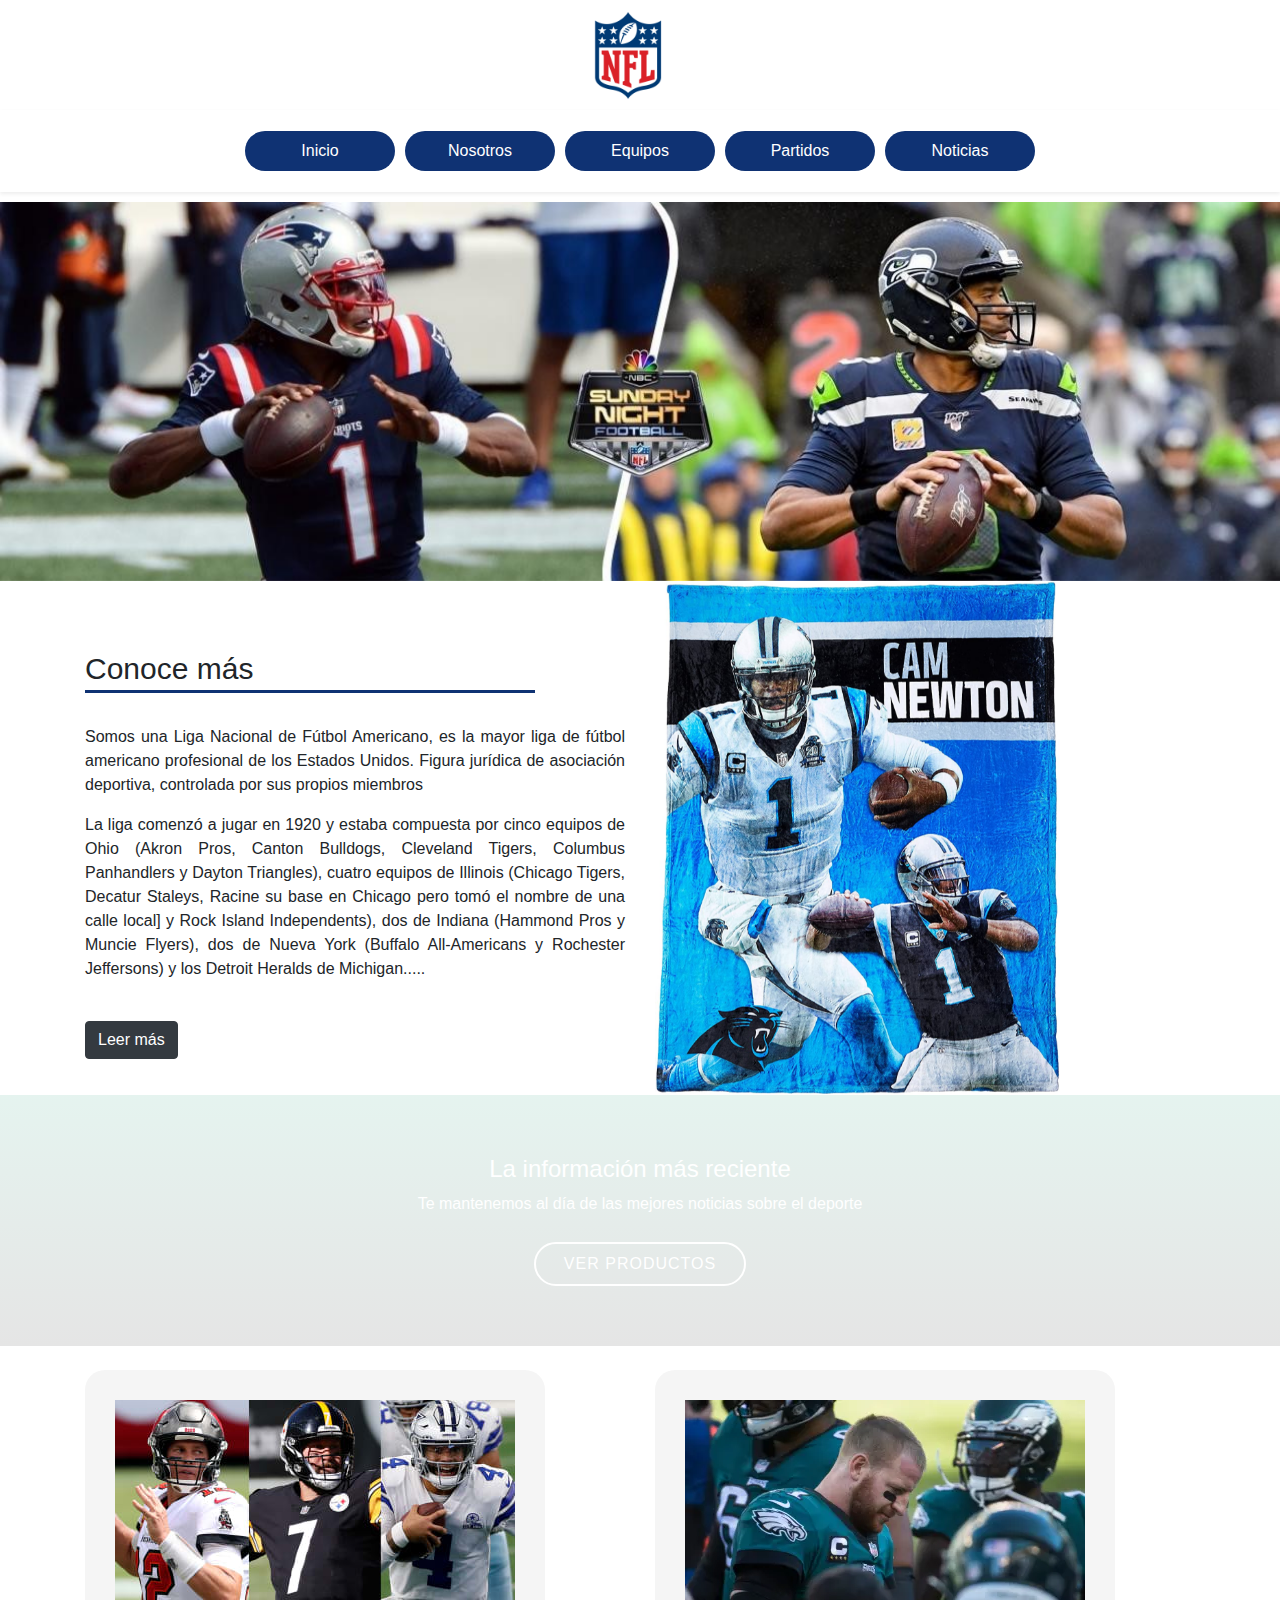
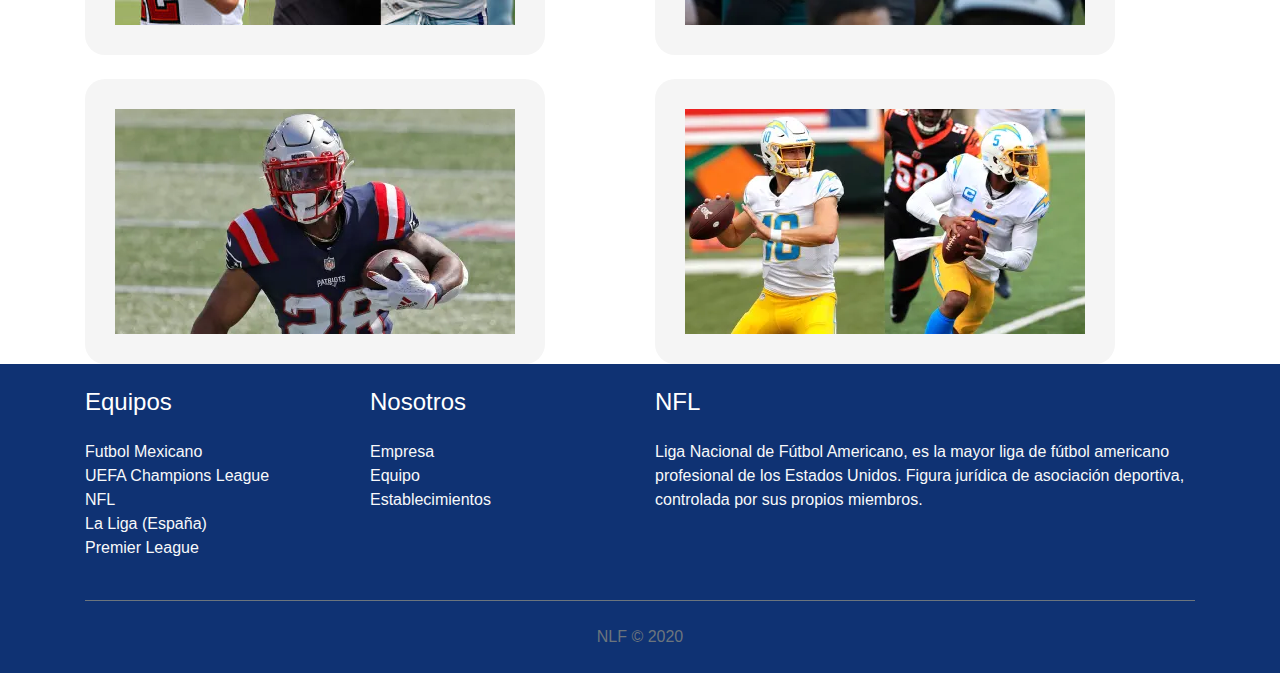
<file: index.html>
<!DOCTYPE html>
<html lang="en">

<head>
    <meta charset="UTF-8">
    <meta name="viewport" content="width=device-width, initial-scale=1.0">
    <title>NFL</title>
    <link rel="shortcut icon" href="img/logo.png" type="image/x-icon">
    <!-- CSS BOOSTRAP-->
    <link rel="stylesheet" href="https://stackpath.bootstrapcdn.com/bootstrap/4.5.2/css/bootstrap.min.css" integrity="sha384-JcKb8q3iqJ61gNV9KGb8thSsNjpSL0n8PARn9HuZOnIxN0hoP+VmmDGMN5t9UJ0Z" crossorigin="anonymous">
    <link rel="stylesheet" href="style.css">

</head>

<body>
    <!-- Navbar -->
    <div class="navimg">
        <a href="#" class="navbar-brand align-content-center">
            <!-- Logo -->
            <img src="img/logo.png" width="100" alt="Panaderia" class="d-inline-block align-middle mr-2">
        </a>
    </div>
    <nav class="navbar navbar-expand-lg py-3 navbar-light shadow-sm ">
        <div class="container justify-content-center ">
            <button type="button " data-toggle="collapse " data-target="#navbarSupportedContent " aria-controls="navbarSupportedContent " aria-expanded="false " aria-label="Toggle navigation " class="navbar-toggler "><span class="navbar-toggler-icon "></span></button>

            <div id="navbarSupportedContent " class="collapse navbar-collapse menu ">
                <ul class="navbar-nav ml-auto justify-content-center ">
                    <li class="nav-item "><a href="index.html " class="nav-link ">Inicio <span class="sr-only ">(current)</span></a></li>
                    <li class="nav-item "><a href="nosotros.html " class="nav-link ">Nosotros</a></li>
                    <li class="nav-item "><a href="equipos.html " class="nav-link ">Equipos</a></li>
                    <li class="nav-item "><a href="partidos.html " class="nav-link ">Partidos</a></li>
                    <li class="nav-item "><a href="noticias.html " class="nav-link ">Noticias</a></li>
                </ul>
            </div>
        </div>
    </nav>
    <!-- Fin Navbar -->
    <!-- Carrousel -->

    <div id="carouselExampleSlidesOnly " class="carousel slide " data-ride="carousel ">
        <div class="carousel-inner ">
            <div class="carousel-item active ">
                <img class="d-block w-100 img-fluid " src="img/carrousel3.jpg" alt="First slide ">
            </div>
            <div class="carousel-item ">
                <img class="d-block w-100 " src="img/carrousel2.jpg" alt="Second slide ">
            </div>
            <div class="carousel-item ">
                <img class="d-block w-100 " src="img/carrousel.jpg" alt="Third slide ">
            </div>
        </div>
    </div>
    <!-- Fin carrousel -->
    <!-- Contenido -->
    <div class="container">
        <div class="row">
            <div class="col-lg-6 col-md-12">

            </div>
        </div>
        <!-- Nosotros -->
        <div class="row">
            <div class="col-sm-12 col-md-6">
                <div class="nosotros text-justify">
                    <h2>Conoce más</h2>
                    <br>
                    <p>Somos una Liga Nacional de Fútbol Americano, es la mayor liga de fútbol americano profesional de los Estados Unidos. Figura jurídica de asociación deportiva, controlada por sus propios miembros</p>
                    <p>La liga comenzó a jugar en 1920 y estaba compuesta por cinco equipos de Ohio (Akron Pros, Canton Bulldogs, Cleveland Tigers, Columbus Panhandlers y Dayton Triangles), cuatro equipos de Illinois (Chicago Tigers, Decatur Staleys, Racine
                        su base en Chicago pero tomó el nombre de una calle local] y Rock Island Independents), dos de Indiana (Hammond Pros y Muncie Flyers), dos de Nueva York (Buffalo All-Americans y Rochester Jeffersons) y los Detroit Heralds de Michigan.....
                        </p>
                    <br>
                    <a class="btn btn-dark" href="nosotros.html" role="button">Leer más</a>
                </div>
            </div>
            <div class="col-sm-12 col-md-6">
                <img src="img/nosotros.jpeg" alt="Nosotros" width="75%">
            </div>
        </div>
    </div>
    <!--Seccion de accion-->
    <section id="call-to-action">
        <div class="container text-center" data-aos="zoom-in">
            <h4>La información más reciente</h4>
            <p>Te mantenemos al día de las mejores noticias sobre el deporte</p>
            <a class="cta-btn" href="noticias.html">Ver productos</a>
        </div>
    </section>
    <!-- Fin Seccion -->

    <div class="container inicio">
        <br>
        <div class="row ">
            <div class="col-lg-6 col-md-12 zoom">
                <img src="img/partidos5.jpg" alt="NFL">
            </div>
            <div class="col-lg-6 col-md-12 zoom">
                <img src="img/partidos2.webp" alt="NFL">
            </div>
        </div>
        <br>
        <div class="row">
            <div class="col-lg-6 col-md-12 zoom">
                <img src="img/partidos4.webp " alt="NFL ">
            </div>
            <div class="col-lg-6 col-md-12 zoom ">
                <img src="img/partidos3.webp " alt="NFL ">
            </div>
        </div>
    </div>

    <!-- Footer-->
    <footer class=" text-light text-center text-md-left ">
        <div class="container ">
            <div class="row pt-4 ">
                <div class="col-sm-6 col-md-3 pb-4 ">
                    <h4 class="mb-4 ">
                        Equipos
                    </h4>
                    <ul class="list-unstyled ">
                        <li>
                            <a href="# " class="text-light ">Futbol Mexicano</a>
                        </li>
                        <li>
                            <a href="# " class="text-light ">UEFA Champions League</a>
                        </li>
                        <li>
                            <a href="# " class="text-light ">NFL</a>
                        </li>
                        <li>
                            <a href="# " class="text-light ">La Liga (España) </a>
                        </li>
                        <li>
                            <a href="# " class="text-light ">Premier League</a>
                        </li>
                    </ul>
                </div>
                <div class="col-sm-6 col-md-3 pb-4 ">
                    <h4 class="mb-4 ">
                        Nosotros
                    </h4>
                    <ul class="list-unstyled ">
                        <li>
                            <a href="# " class="text-light ">Empresa</a>
                        </li>
                        <li>
                            <a href="# " class="text-light ">Equipo</a>
                        </li>
                        <li>
                            <a href="# " class="text-light ">Establecimientos</a>
                        </li>
                    </ul>
                </div>
                <div class="col-md-6 pb-4 ">
                    <h4 class="mb-4 ">
                        NFL
                    </h4>
                    <p>Liga Nacional de Fútbol Americano, es la mayor liga de fútbol americano profesional de los Estados Unidos. Figura jurídica de asociación deportiva, controlada por sus propios miembros. </p>
                </div>
            </div>
            <p class="text-center text-secondary border-top border-secondary py-4 ">
                NLF © 2020
            </p>
        </div>
    </footer>
    <!-- JS -->
    <script src="https://code.jquery.com/jquery-3.5.1.slim.min.js " integrity="sha384-DfXdz2htPH0lsSSs5nCTpuj/zy4C+OGpamoFVy38MVBnE+IbbVYUew+OrCXaRkfj " crossorigin="anonymous "></script>
    <script src="https://cdn.jsdelivr.net/npm/popper.js@1.16.1/dist/umd/popper.min.js " integrity="sha384-9/reFTGAW83EW2RDu2S0VKaIzap3H66lZH81PoYlFhbGU+6BZp6G7niu735Sk7lN " crossorigin="anonymous "></script>
    <script src="https://stackpath.bootstrapcdn.com/bootstrap/4.5.2/js/bootstrap.min.js " integrity="sha384-B4gt1jrGC7Jh4AgTPSdUtOBvfO8shuf57BaghqFfPlYxofvL8/KUEfYiJOMMV+rV " crossorigin="anonymous "></script>
    <script>
        //Inicializacion del carrousel
        $('.carousel').carousel({
            interval: 2000
        })
    </script>
</body>

</html>
</file>
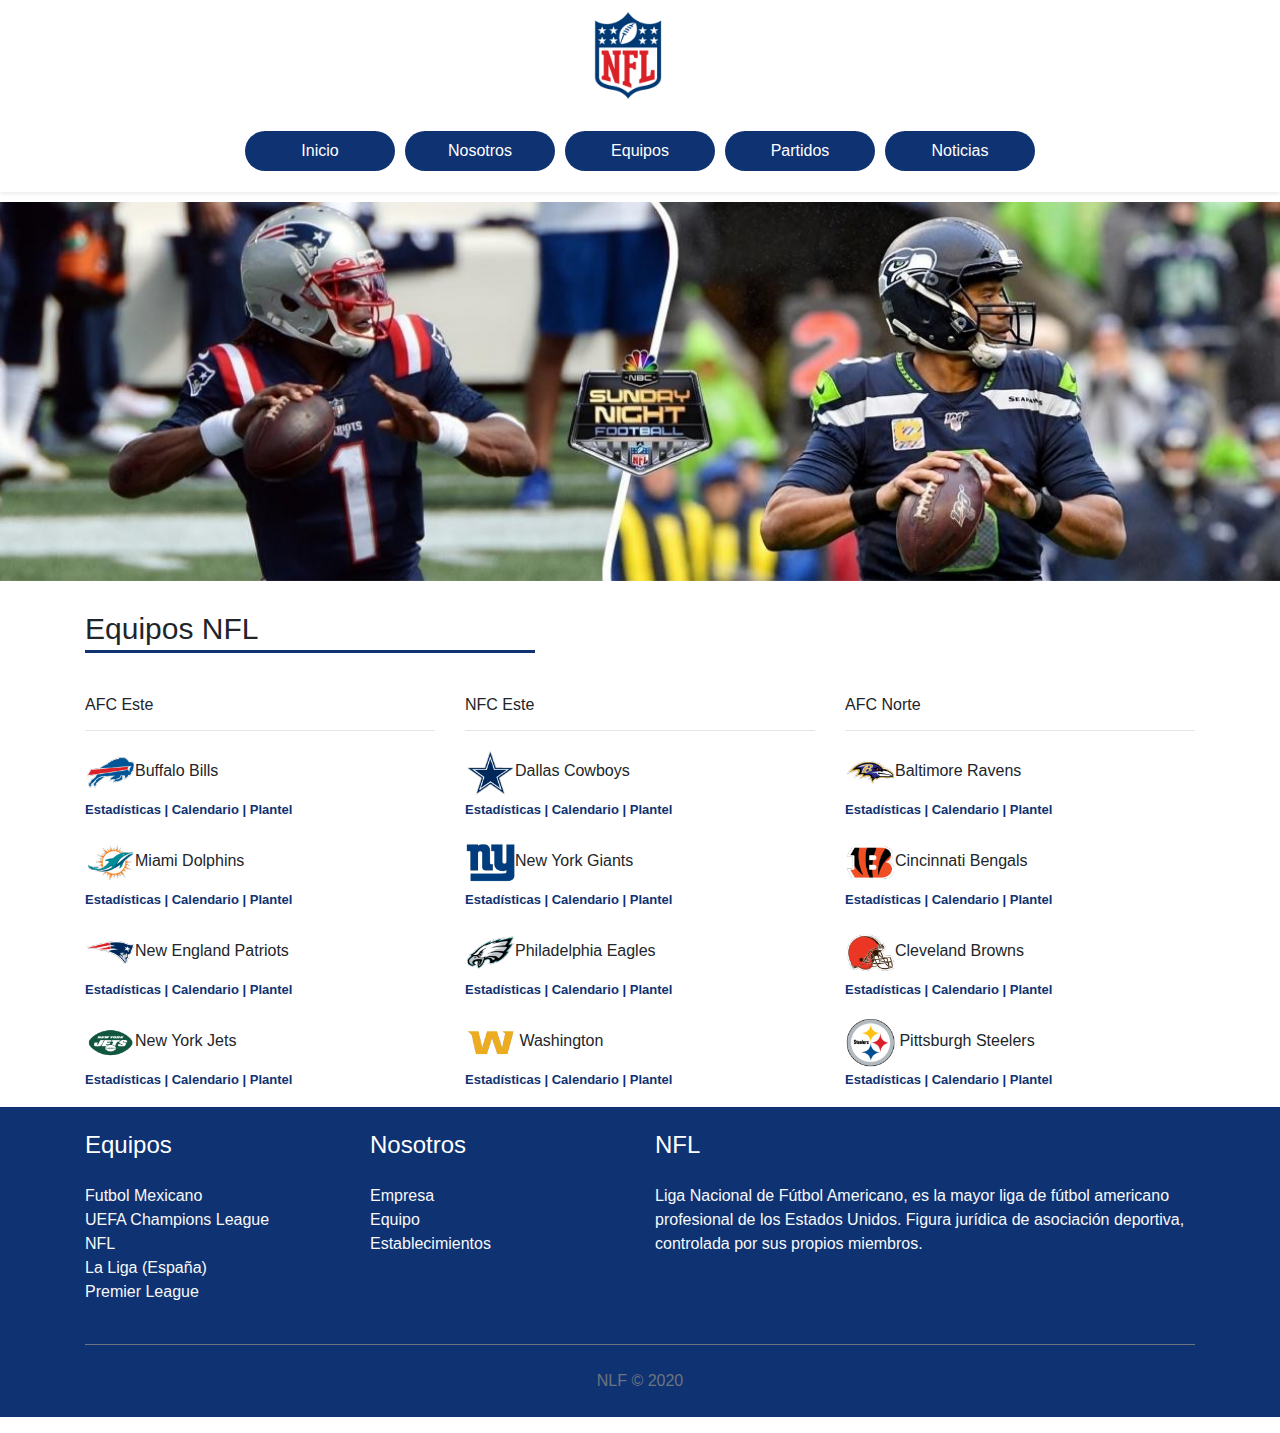
<file: equipos.html>
<!DOCTYPE html>
<html lang="en">

<head>
    <meta charset="UTF-8">
    <meta name="viewport" content="width=device-width, initial-scale=1.0">
    <title>NFL</title>
    <link rel="shortcut icon" href="img/logo.png" type="image/x-icon">
    <!-- CSS BOOSTRAP-->
    <link rel="stylesheet" href="https://stackpath.bootstrapcdn.com/bootstrap/4.5.2/css/bootstrap.min.css" integrity="sha384-JcKb8q3iqJ61gNV9KGb8thSsNjpSL0n8PARn9HuZOnIxN0hoP+VmmDGMN5t9UJ0Z" crossorigin="anonymous">
    <link rel="stylesheet" href="style.css">

</head>

<body>
    <!-- Navbar -->
    <div class="navimg">
        <a href="#" class="navbar-brand align-content-center">
            <!-- Logo -->
            <img src="img/logo.png" width="100" alt="Panaderia" class="d-inline-block align-middle mr-2">
        </a>
    </div>
    <nav class="navbar navbar-expand-lg py-3 navbar-light shadow-sm ">
        <div class="container justify-content-center ">
            <button type="button " data-toggle="collapse " data-target="#navbarSupportedContent " aria-controls="navbarSupportedContent " aria-expanded="false " aria-label="Toggle navigation " class="navbar-toggler "><span class="navbar-toggler-icon "></span></button>

            <div id="navbarSupportedContent " class="collapse navbar-collapse menu ">
                <ul class="navbar-nav ml-auto justify-content-center ">
                    <li class="nav-item "><a href="index.html " class="nav-link ">Inicio <span class="sr-only ">(current)</span></a></li>
                    <li class="nav-item "><a href="nosotros.html " class="nav-link ">Nosotros</a></li>
                    <li class="nav-item "><a href="equipos.html " class="nav-link ">Equipos</a></li>
                    <li class="nav-item "><a href="partidos.html " class="nav-link ">Partidos</a></li>
                    <li class="nav-item "><a href="noticias.html " class="nav-link ">Noticias</a></li>
                </ul>
            </div>
        </div>
    </nav>
    <!-- Fin Navbar -->
    <!-- Carrousel -->

    <div id="carouselExampleSlidesOnly " class="carousel slide " data-ride="carousel ">
        <div class="carousel-inner ">
            <div class="carousel-item active ">
                <img class="d-block w-100 img-fluid " src="img/carrousel3.jpg" alt="First slide ">
            </div>
            <div class="carousel-item ">
                <img class="d-block w-100 " src="img/carrousel2.jpg" alt="Second slide ">
            </div>
            <div class="carousel-item ">
                <img class="d-block w-100 " src="img/carrousel.jpg" alt="Third slide ">
            </div>
        </div>
    </div>
    <!-- Fin carrousel -->
    <!-- Equipos -->
    <div class="container equipos">
        <h3>Equipos NFL</h3>
        <br>
        <div class="row">
            <div class="col-lg-4 col-md-12">
                <h6>AFC Este</h6>
                <hr>
                <p>
                    <img src="img/equipo.png" alt="Equipo NFL">Buffalo Bills <br>
                    <b> Estadísticas | Calendario | Plantel</b>
                </p>
                <p>
                    <img src="img/equipo2.png" alt="Equipo NFL">Miami Dolphins<br>
                    <b> Estadísticas | Calendario | Plantel</b>
                </p>
                <p>
                    <img src="img/equipo3.png" alt="Equipo NFL">New England Patriots<br>
                    <b> Estadísticas | Calendario | Plantel</b>
                </p>
                <p>
                    <img src="img/equipo4.png" alt="Equipo NFL">New York Jets<br>
                    <b> Estadísticas | Calendario | Plantel</b>
                </p>

            </div>
            <div class="col-lg-4 col-md-12">
                <h6>NFC Este</h6>
                <hr>
                <p>
                    <img src="img/equipo5.png" alt="Equipo NFL">Dallas Cowboys<br>
                    <b> Estadísticas | Calendario | Plantel</b>
                </p>
                <p>
                    <img src="img/equipo6.png" alt="Equipo NFL">New York Giants<br>
                    <b> Estadísticas | Calendario | Plantel</b>
                </p>
                <p>
                    <img src="img/equipo7.png" alt="Equipo NFL">Philadelphia Eagles<br>
                    <b> Estadísticas | Calendario | Plantel</b>
                </p>
                <p>
                    <img src="img/equipo8.png" alt="Equipo NFL"> Washington<br>
                    <b> Estadísticas | Calendario | Plantel</b>
                </p>
            </div>
            <div class="col-lg-4 col-md-12">
                <h6>AFC Norte</h6>
                <hr>
                <p>
                    <img src="img/equipo9.png" alt="Equipo NFL">Baltimore Ravens <br>
                    <b> Estadísticas | Calendario | Plantel</b>
                </p>
                <p>
                    <img src="img/equipo10.png" alt="Equipo NFL">Cincinnati Bengals<br>
                    <b> Estadísticas | Calendario | Plantel</b>
                </p>
                <p>
                    <img src="img/equipo11.png" alt="Equipo NFL">Cleveland Browns<br>
                    <b> Estadísticas | Calendario | Plantel</b>
                </p>
                <p>
                    <img src="img/equipo12.png" alt="Equipo NFL"> Pittsburgh Steelers<br>
                    <b> Estadísticas | Calendario | Plantel</b>
                </p>

            </div>
        </div>
    </div>
    <!-- Footer-->
    <footer class=" text-light text-center text-md-left">
        <div class="container">
            <div class="row pt-4">
                <div class="col-sm-6 col-md-3 pb-4">
                    <h4 class="mb-4">
                        Equipos
                    </h4>
                    <ul class="list-unstyled">
                        <li>
                            <a href="#" class="text-light">Futbol Mexicano</a>
                        </li>
                        <li>
                            <a href="#" class="text-light">UEFA Champions League</a>
                        </li>
                        <li>
                            <a href="#" class="text-light">NFL</a>
                        </li>
                        <li>
                            <a href="#" class="text-light">La Liga (España) </a>
                        </li>
                        <li>
                            <a href="#" class="text-light">Premier League</a>
                        </li>
                    </ul>
                </div>
                <div class="col-sm-6 col-md-3 pb-4">
                    <h4 class="mb-4">
                        Nosotros
                    </h4>
                    <ul class="list-unstyled">
                        <li>
                            <a href="#" class="text-light">Empresa</a>
                        </li>
                        <li>
                            <a href="#" class="text-light">Equipo</a>
                        </li>
                        <li>
                            <a href="#" class="text-light">Establecimientos</a>
                        </li>
                    </ul>
                </div>
                <div class="col-md-6 pb-4">
                    <h4 class="mb-4">
                        NFL
                    </h4>
                    <p>Liga Nacional de Fútbol Americano, es la mayor liga de fútbol americano profesional de los Estados Unidos. Figura jurídica de asociación deportiva, controlada por sus propios miembros. </p>
                </div>
            </div>
            <p class="text-center text-secondary border-top border-secondary py-4">
                NLF © 2020
            </p>
        </div>
    </footer>
    <!-- JS -->
    <script src="https://code.jquery.com/jquery-3.5.1.slim.min.js " integrity="sha384-DfXdz2htPH0lsSSs5nCTpuj/zy4C+OGpamoFVy38MVBnE+IbbVYUew+OrCXaRkfj " crossorigin="anonymous "></script>
    <script src="https://cdn.jsdelivr.net/npm/popper.js@1.16.1/dist/umd/popper.min.js " integrity="sha384-9/reFTGAW83EW2RDu2S0VKaIzap3H66lZH81PoYlFhbGU+6BZp6G7niu735Sk7lN " crossorigin="anonymous "></script>
    <script src="https://stackpath.bootstrapcdn.com/bootstrap/4.5.2/js/bootstrap.min.js " integrity="sha384-B4gt1jrGC7Jh4AgTPSdUtOBvfO8shuf57BaghqFfPlYxofvL8/KUEfYiJOMMV+rV " crossorigin="anonymous "></script>
    <script>
        //Inicializacion del carrousel
        $('.carousel').carousel({
            interval: 2000
        })
    </script>
</body>

</html>
</file>
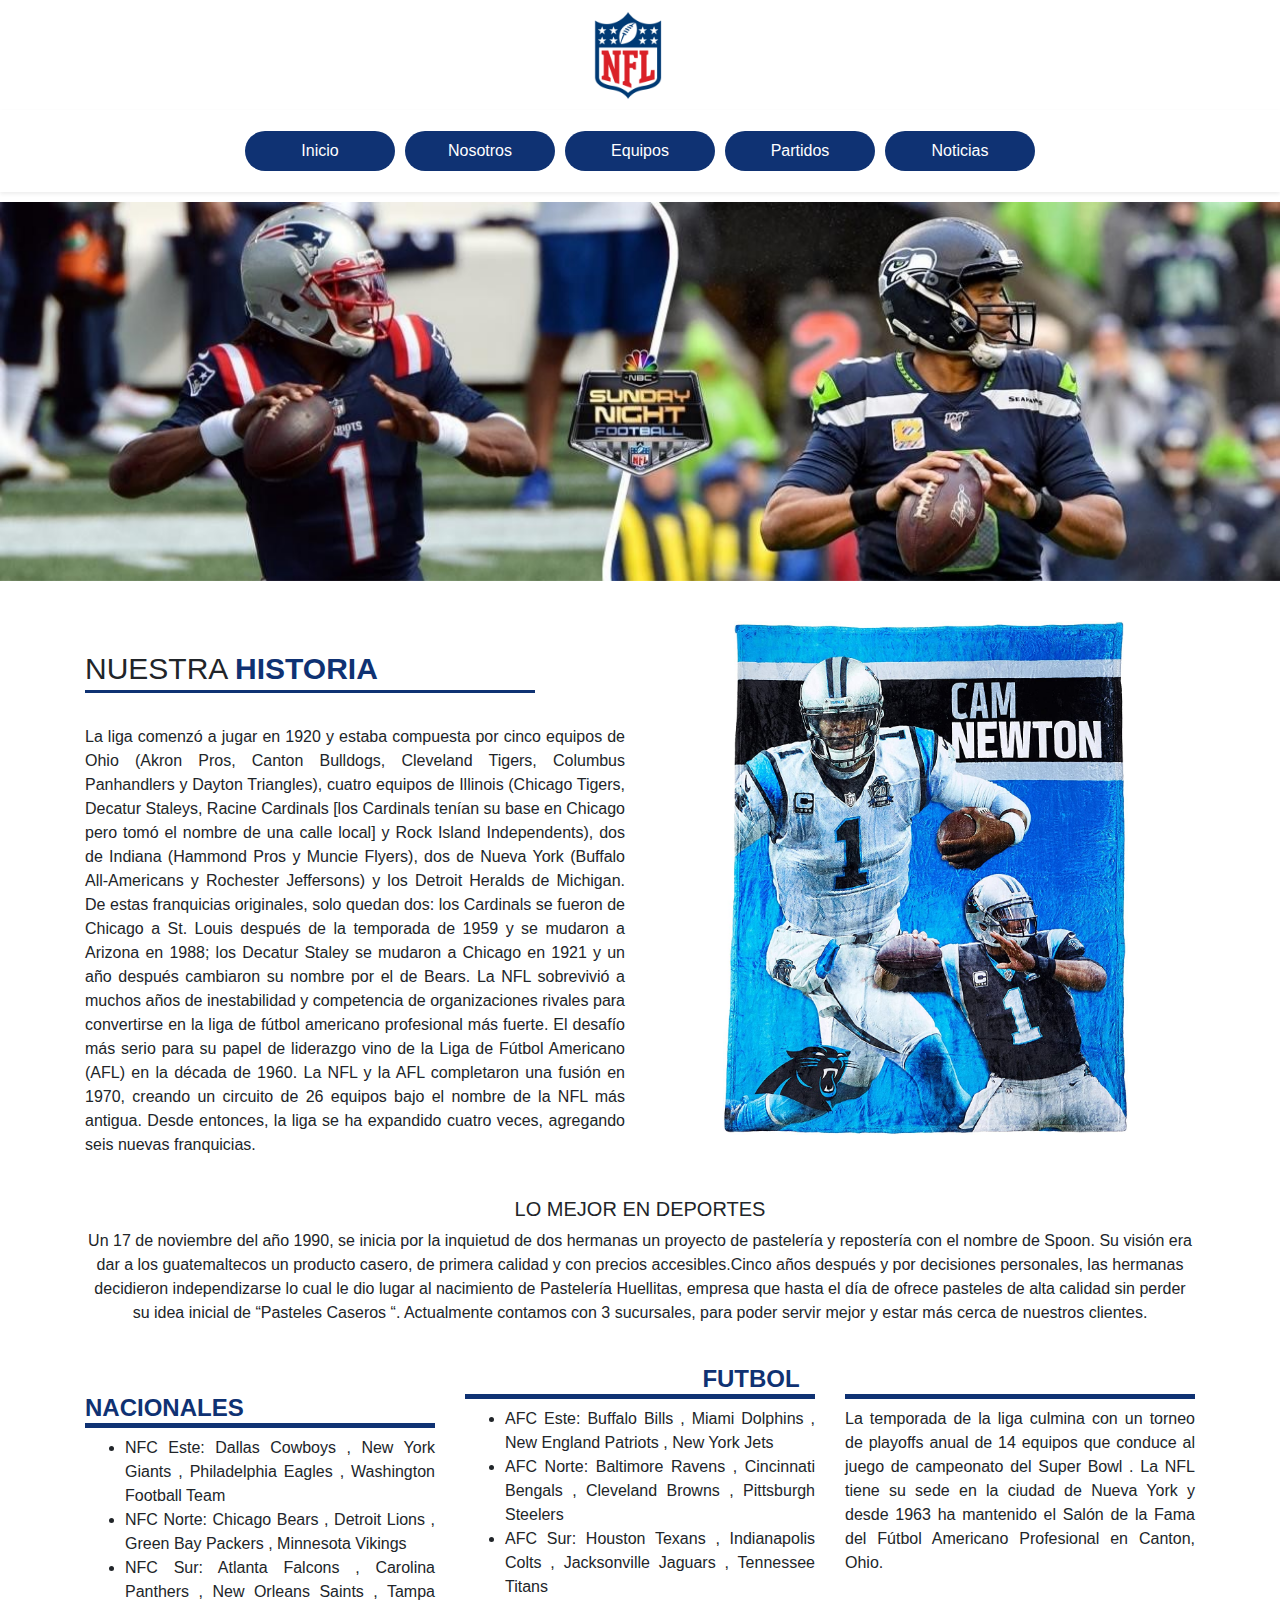
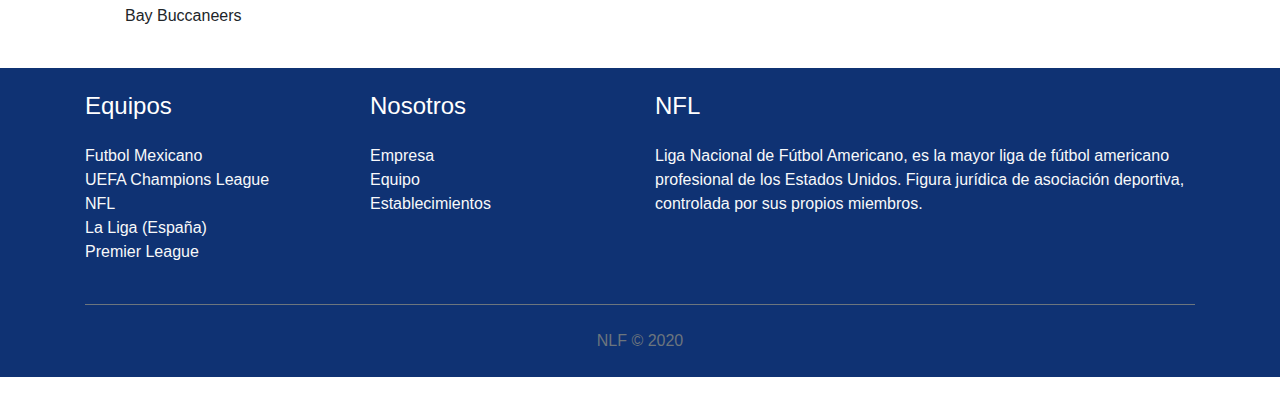
<file: nosotros.html>
<!DOCTYPE html>
<html lang="en">

<head>
    <meta charset="UTF-8">
    <meta name="viewport" content="width=device-width, initial-scale=1.0">
    <title>NFL</title>
    <link rel="shortcut icon" href="img/logo.png" type="image/x-icon">
    <!-- CSS BOOSTRAP-->
    <link rel="stylesheet" href="https://stackpath.bootstrapcdn.com/bootstrap/4.5.2/css/bootstrap.min.css" integrity="sha384-JcKb8q3iqJ61gNV9KGb8thSsNjpSL0n8PARn9HuZOnIxN0hoP+VmmDGMN5t9UJ0Z" crossorigin="anonymous">
    <link rel="stylesheet" href="style.css">

</head>

<body>
    <!-- Navbar -->
    <div class="navimg">
        <a href="#" class="navbar-brand align-content-center">
            <!-- Logo -->
            <img src="img/logo.png" width="100" alt="Panaderia" class="d-inline-block align-middle mr-2">
        </a>
    </div>
    <nav class="navbar navbar-expand-lg py-3 navbar-light shadow-sm ">
        <div class="container justify-content-center ">
            <button type="button " data-toggle="collapse " data-target="#navbarSupportedContent " aria-controls="navbarSupportedContent " aria-expanded="false " aria-label="Toggle navigation " class="navbar-toggler "><span class="navbar-toggler-icon "></span></button>

            <div id="navbarSupportedContent " class="collapse navbar-collapse menu ">
                <ul class="navbar-nav ml-auto justify-content-center ">
                    <li class="nav-item "><a href="index.html " class="nav-link ">Inicio <span class="sr-only ">(current)</span></a></li>
                    <li class="nav-item "><a href="nosotros.html " class="nav-link ">Nosotros</a></li>
                    <li class="nav-item "><a href="equipos.html " class="nav-link ">Equipos</a></li>
                    <li class="nav-item "><a href="partidos.html " class="nav-link ">Partidos</a></li>
                    <li class="nav-item "><a href="noticias.html " class="nav-link ">Noticias</a></li>
                </ul>
            </div>
        </div>
    </nav>
    <!-- Fin Navbar -->
    <!-- Carrousel -->

    <div id="carouselExampleSlidesOnly " class="carousel slide " data-ride="carousel ">
        <div class="carousel-inner ">
            <div class="carousel-item active ">
                <img class="d-block w-100 img-fluid " src="img/carrousel3.jpg" alt="First slide ">
            </div>
            <div class="carousel-item ">
                <img class="d-block w-100 " src="img/carrousel2.jpg" alt="Second slide ">
            </div>
            <div class="carousel-item ">
                <img class="d-block w-100 " src="img/carrousel.jpg" alt="Third slide ">
            </div>
        </div>
    </div>
    <!-- Fin carrousel -->
    <!-- Nosotros -->
    <div class="container text-center nosotros">
        <div class="row">
            <div class="col-sm-12 col-md-6">
                <div class=" text-justify">
                    <h3>NUESTRA <b>HISTORIA</b></h3>
                    <br>
                    <p>La liga comenzó a jugar en 1920 y estaba compuesta por cinco equipos de Ohio (Akron Pros, Canton Bulldogs, Cleveland Tigers, Columbus Panhandlers y Dayton Triangles), cuatro equipos de Illinois (Chicago Tigers, Decatur Staleys, Racine
                        Cardinals [los Cardinals tenían su base en Chicago pero tomó el nombre de una calle local] y Rock Island Independents), dos de Indiana (Hammond Pros y Muncie Flyers), dos de Nueva York (Buffalo All-Americans y Rochester Jeffersons)
                        y los Detroit Heralds de Michigan. De estas franquicias originales, solo quedan dos: los Cardinals se fueron de Chicago a St. Louis después de la temporada de 1959 y se mudaron a Arizona en 1988; los Decatur Staley se mudaron a
                        Chicago en 1921 y un año después cambiaron su nombre por el de Bears. La NFL sobrevivió a muchos años de inestabilidad y competencia de organizaciones rivales para convertirse en la liga de fútbol americano profesional más fuerte.
                        El desafío más serio para su papel de liderazgo vino de la Liga de Fútbol Americano (AFL) en la década de 1960. La NFL y la AFL completaron una fusión en 1970, creando un circuito de 26 equipos bajo el nombre de la NFL más antigua.
                        Desde entonces, la liga se ha expandido cuatro veces, agregando seis nuevas franquicias.</p>
                </div>
            </div>
            <div class="col-sm-12 col-md-6 nosotros-img">
                <img src="img/nosotros.jpeg" alt="Nosotros" width="75%">
            </div>
        </div>
        <br>
        <h5>LO MEJOR EN DEPORTES</h5>
        <p>Un 17 de noviembre del año 1990, se inicia por la inquietud de dos hermanas un proyecto de pastelería y repostería con el nombre de Spoon. Su visión era dar a los guatemaltecos un producto casero, de primera calidad y con precios accesibles.Cinco
            años después y por decisiones personales, las hermanas decidieron independizarse lo cual le dio lugar al nacimiento de Pastelería Huellitas, empresa que hasta el día de ofrece pasteles de alta calidad sin perder su idea inicial de “Pasteles
            Caseros “. Actualmente contamos con 3 sucursales, para poder servir mejor y estar más cerca de nuestros clientes.</p>
        <br>
        <div class="row text-justify">
            <div class="col-6 col-md-4">
                <h4>CONFERENCIAS <b> NACIONALES</b></h4>
                <ul>
                    <li>NFC Este: Dallas Cowboys , New York Giants , Philadelphia Eagles , Washington Football Team</li>
                    <li>NFC Norte: Chicago Bears , Detroit Lions , Green Bay Packers , Minnesota Vikings</li>
                    <li>NFC Sur: Atlanta Falcons , Carolina Panthers , New Orleans Saints , Tampa Bay Buccaneers</li>
                </ul>
            </div>
            <div class="col-6 col-md-4">
                <h4>CONFERENCIAS DE <b> FUTBOL</b></h4>
                <ul>
                    <li>AFC Este: Buffalo Bills , Miami Dolphins , New England Patriots , New York Jets</li>
                    <li>AFC Norte: Baltimore Ravens , Cincinnati Bengals , Cleveland Browns , Pittsburgh Steelers</li>
                    <li>AFC Sur: Houston Texans , Indianapolis Colts , Jacksonville Jaguars , Tennessee Titans</li>
                </ul>
            </div>
            <div class="col-6 col-md-4">
                <h4>TEMPORADA</h4>
                <p>
                    La temporada de la liga culmina con un torneo de playoffs anual de 14 equipos que conduce al juego de campeonato del Super Bowl . La NFL tiene su sede en la ciudad de Nueva York y desde 1963 ha mantenido el Salón de la Fama del Fútbol Americano Profesional
                    en Canton, Ohio.
                </p>
            </div>
        </div>
        <br>
    </div>
    <!-- Fin nosotros -->
    <!-- Footer-->
    <footer class=" text-light text-center text-md-left">
        <div class="container">
            <div class="row pt-4">
                <div class="col-sm-6 col-md-3 pb-4">
                    <h4 class="mb-4">
                        Equipos
                    </h4>
                    <ul class="list-unstyled">
                        <li>
                            <a href="#" class="text-light">Futbol Mexicano</a>
                        </li>
                        <li>
                            <a href="#" class="text-light">UEFA Champions League</a>
                        </li>
                        <li>
                            <a href="#" class="text-light">NFL</a>
                        </li>
                        <li>
                            <a href="#" class="text-light">La Liga (España) </a>
                        </li>
                        <li>
                            <a href="#" class="text-light">Premier League</a>
                        </li>
                    </ul>
                </div>
                <div class="col-sm-6 col-md-3 pb-4">
                    <h4 class="mb-4">
                        Nosotros
                    </h4>
                    <ul class="list-unstyled">
                        <li>
                            <a href="#" class="text-light">Empresa</a>
                        </li>
                        <li>
                            <a href="#" class="text-light">Equipo</a>
                        </li>
                        <li>
                            <a href="#" class="text-light">Establecimientos</a>
                        </li>
                    </ul>
                </div>
                <div class="col-md-6 pb-4">
                    <h4 class="mb-4">
                        NFL
                    </h4>
                    <p>Liga Nacional de Fútbol Americano, es la mayor liga de fútbol americano profesional de los Estados Unidos. Figura jurídica de asociación deportiva, controlada por sus propios miembros. </p>
                </div>
            </div>
            <p class="text-center text-secondary border-top border-secondary py-4">
                NLF © 2020
            </p>
        </div>
    </footer>
    <!-- JS -->
    <script src="https://code.jquery.com/jquery-3.5.1.slim.min.js " integrity="sha384-DfXdz2htPH0lsSSs5nCTpuj/zy4C+OGpamoFVy38MVBnE+IbbVYUew+OrCXaRkfj " crossorigin="anonymous "></script>
    <script src="https://cdn.jsdelivr.net/npm/popper.js@1.16.1/dist/umd/popper.min.js " integrity="sha384-9/reFTGAW83EW2RDu2S0VKaIzap3H66lZH81PoYlFhbGU+6BZp6G7niu735Sk7lN " crossorigin="anonymous "></script>
    <script src="https://stackpath.bootstrapcdn.com/bootstrap/4.5.2/js/bootstrap.min.js " integrity="sha384-B4gt1jrGC7Jh4AgTPSdUtOBvfO8shuf57BaghqFfPlYxofvL8/KUEfYiJOMMV+rV " crossorigin="anonymous "></script>
    <script>
        //Inicializacion del carrousel
        $('.carousel').carousel({
            interval: 2000
        })
    </script>
</body>

</html>
</file>
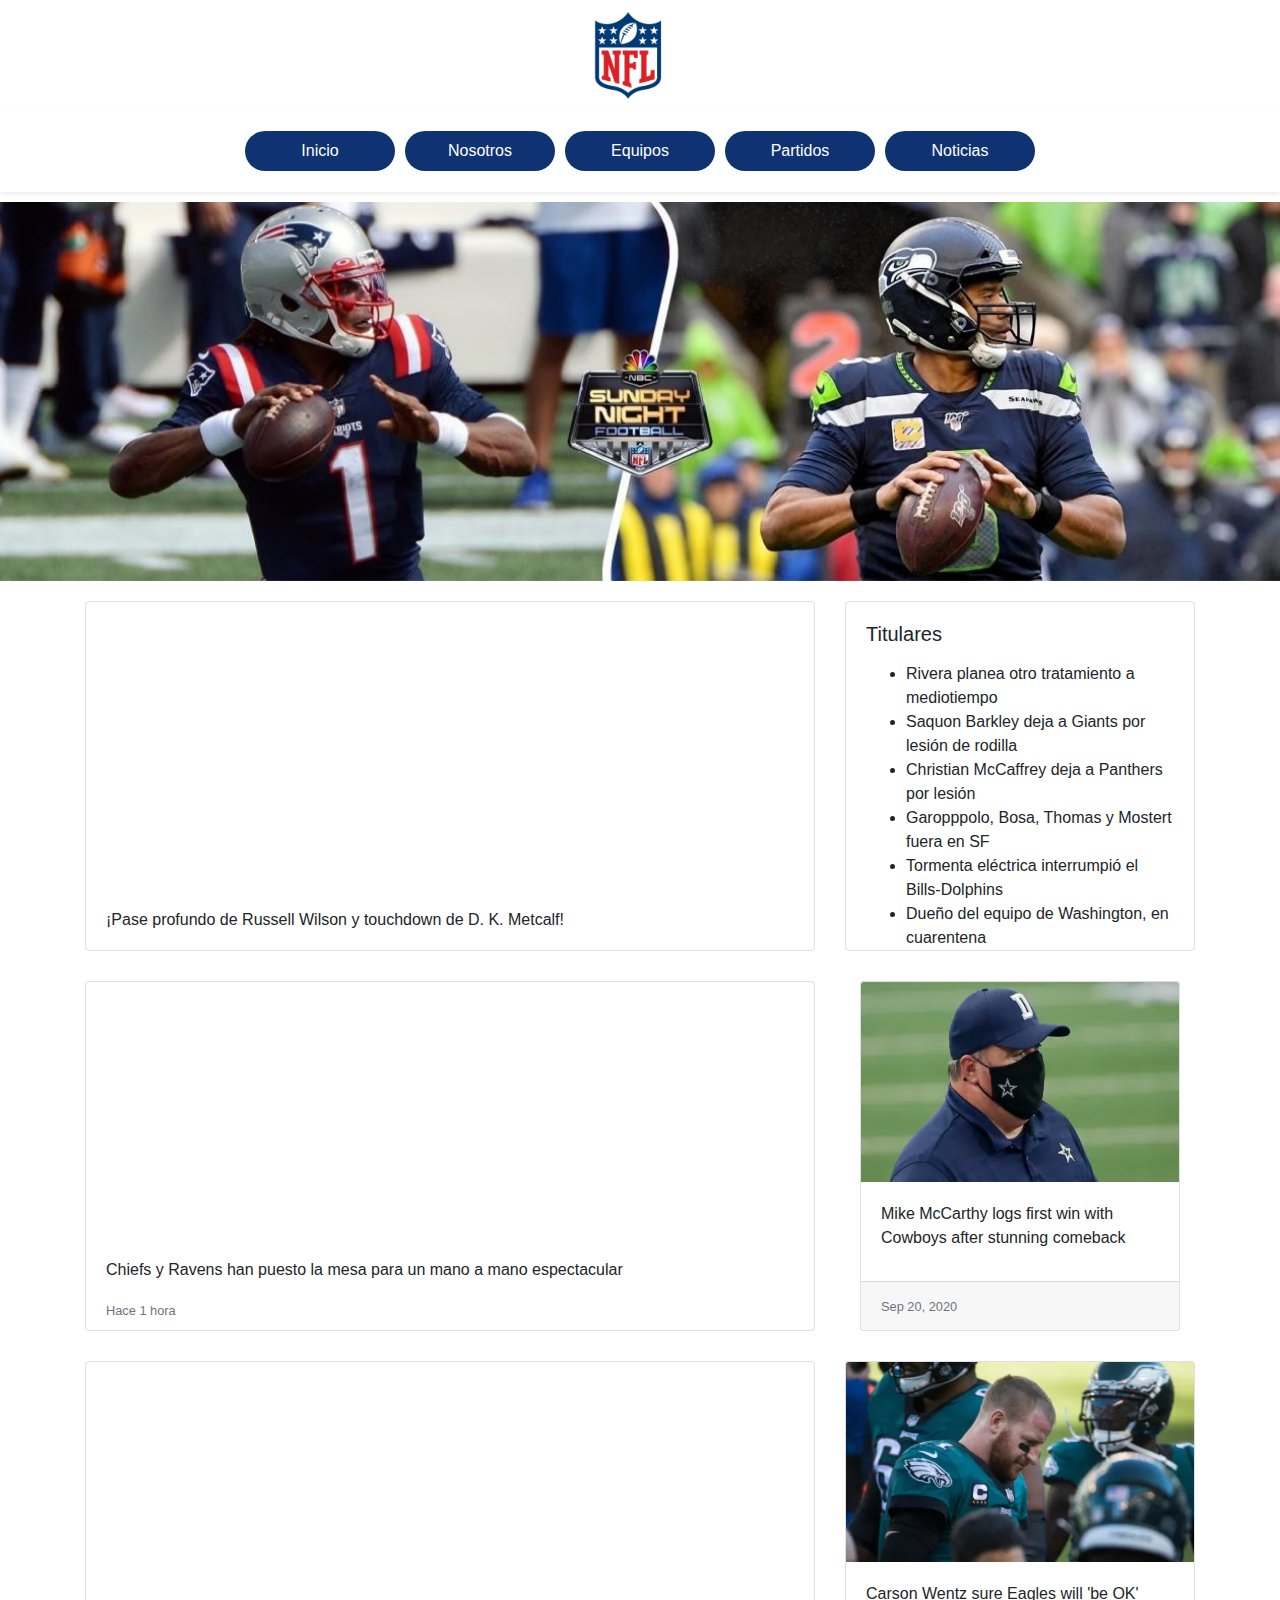
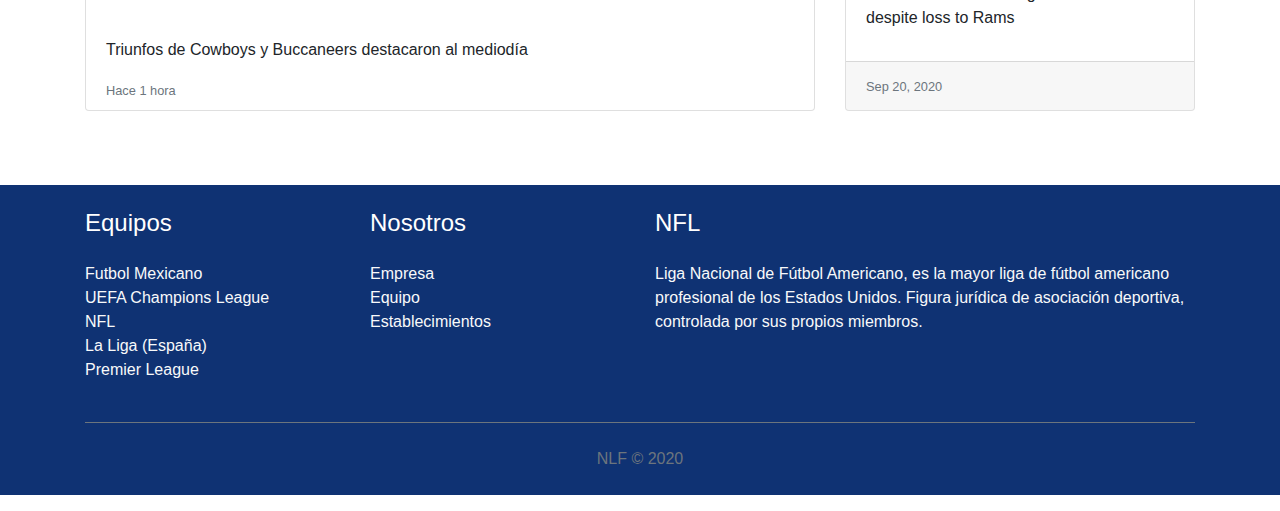
<file: noticias.html>
<!DOCTYPE html>
<html lang="en">

<head>
    <meta charset="UTF-8">
    <meta name="viewport" content="width=device-width, initial-scale=1.0">
    <title>NFL</title>
    <link rel="shortcut icon" href="img/logo.png" type="image/x-icon">
    <!-- CSS BOOSTRAP-->
    <link rel="stylesheet" href="https://stackpath.bootstrapcdn.com/bootstrap/4.5.2/css/bootstrap.min.css" integrity="sha384-JcKb8q3iqJ61gNV9KGb8thSsNjpSL0n8PARn9HuZOnIxN0hoP+VmmDGMN5t9UJ0Z" crossorigin="anonymous">
    <link rel="stylesheet" href="style.css">

</head>

<body>
    <!-- Navbar -->
    <div class="navimg">
        <a href="#" class="navbar-brand align-content-center">
            <!-- Logo -->
            <img src="img/logo.png" width="100" alt="Panaderia" class="d-inline-block align-middle mr-2">
        </a>
    </div>
    <nav class="navbar navbar-expand-lg py-3 navbar-light shadow-sm ">
        <div class="container justify-content-center ">
            <button type="button " data-toggle="collapse " data-target="#navbarSupportedContent " aria-controls="navbarSupportedContent " aria-expanded="false " aria-label="Toggle navigation " class="navbar-toggler "><span class="navbar-toggler-icon "></span></button>

            <div id="navbarSupportedContent " class="collapse navbar-collapse menu ">
                <ul class="navbar-nav ml-auto justify-content-center ">
                    <li class="nav-item "><a href="index.html " class="nav-link ">Inicio <span class="sr-only ">(current)</span></a></li>
                    <li class="nav-item "><a href="nosotros.html " class="nav-link ">Nosotros</a></li>
                    <li class="nav-item "><a href="equipos.html " class="nav-link ">Equipos</a></li>
                    <li class="nav-item "><a href="partidos.html " class="nav-link ">Partidos</a></li>
                    <li class="nav-item "><a href="noticias.html " class="nav-link ">Noticias</a></li>
                </ul>
            </div>
        </div>
    </nav>
    <!-- Fin Navbar -->
    <!-- Carrousel -->

    <div id="carouselExampleSlidesOnly " class="carousel slide " data-ride="carousel ">
        <div class="carousel-inner ">
            <div class="carousel-item active ">
                <img class="d-block w-100 img-fluid " src="img/carrousel3.jpg" alt="First slide ">
            </div>
            <div class="carousel-item ">
                <img class="d-block w-100 " src="img/carrousel2.jpg" alt="Second slide ">
            </div>
            <div class="carousel-item ">
                <img class="d-block w-100 " src="img/carrousel.jpg" alt="Third slide ">
            </div>
        </div>
    </div>
    <!-- Fin carrousel -->
    <!-- Noticias -->
    <div class="noticias container ">
        <div class="row">
            <div class="col-lg-8 col-md-12">
                <div class="card mb-3">
                    <iframe height="315" src="https://www.youtube.com/embed/zzMHt-hxcYQ" frameborder="0" allow="accelerometer; autoplay; clipboard-write; encrypted-media; gyroscope; picture-in-picture" allowfullscreen></iframe>
                    <div class="card-body">
                        <p class="card-text">¡Pase profundo de Russell Wilson y touchdown de D. K. Metcalf!</p>
                    </div>
                </div>
            </div>
            <div class="col-lg-4 col-md-12">
                <div class="card">
                    <div class="card-body ">
                        <h5 class="card-title ">Titulares</h5>
                        <p class="card-text ">
                            <ul>
                                <li>Rivera planea otro tratamiento a mediotiempo</li>
                                <li>Saquon Barkley deja a Giants por lesión de rodilla</li>
                                <li>Christian McCaffrey deja a Panthers por lesión</li>
                                <li>Garopppolo, Bosa, Thomas y Mostert fuera en SF</li>
                                <li>Tormenta eléctrica interrumpió el Bills-Dolphins</li>
                                <li>Dueño del equipo de Washington, en cuarentena</li>
                            </ul>
                        </p>
                    </div>
                </div>
            </div>
        </div>
        <!-- Fila2 -->
        <div class="row">
            <div class="col-lg-8 col-md-12">
                <div class="card mb-3">
                    <iframe height="315" src="https://www.youtube.com/embed/nV0y8Uh3hhg" frameborder="0" allow="accelerometer; autoplay; clipboard-write; encrypted-media; gyroscope; picture-in-picture" allowfullscreen></iframe>
                    <div class="card-body">
                        <p class="card-text">Chiefs y Ravens han puesto la mesa para un mano a mano espectacular</p>
                        <p class="card-text"><small class="text-muted">Hace 1 hora</small></p>
                    </div>
                </div>
            </div>
            <div class="col-lg-4 col-md-12">
                <div class="col mb-4">
                    <div class="card">
                        <img src="img/partidos.webp" class="card-img-top" alt="...">
                        <div class="card-body">
                            <p class="card-text">Mike McCarthy logs first win with Cowboys after stunning comeback</p>
                        </div>
                        <div class="card-footer">
                            <small class="text-muted">Sep 20, 2020</small>
                        </div>
                    </div>
                </div>
            </div>
        </div>
        <div class="row">
            <div class="col-lg-8 col-md-12">
                <div class="card mb-3">
                    <iframe height="315" src="https://www.youtube.com/embed/6FoDDlxuz4g" frameborder="0" allow="accelerometer; autoplay; clipboard-write; encrypted-media; gyroscope; picture-in-picture" allowfullscreen>
                        </iframe>
                    <div class="card-body">
                        <p class="card-text">Triunfos de Cowboys y Buccaneers destacaron al mediodía</p>
                        <p class="card-text"><small class="text-muted">Hace 1 hora</small></p>
                    </div>
                </div>
            </div>
            <div class="col mb-4">
                <div class="card">
                    <img src="img/partidos2.webp" class="card-img-top" alt="...">
                    <div class="card-body">
                        <p class="card-text">Carson Wentz sure Eagles will 'be OK' despite loss to Rams</p>
                    </div>
                    <div class="card-footer">
                        <small class="text-muted">Sep 20, 2020</small>
                    </div>
                </div>
            </div>
        </div>
    </div>
    </div>
    <!-- Footer-->
    <footer class=" text-light text-center text-md-left ">
        <div class="container ">
            <div class="row pt-4 ">
                <div class="col-sm-6 col-md-3 pb-4 ">
                    <h4 class="mb-4 ">
                        Equipos
                    </h4>
                    <ul class="list-unstyled ">
                        <li>
                            <a href="# " class="text-light ">Futbol Mexicano</a>
                        </li>
                        <li>
                            <a href="# " class="text-light ">UEFA Champions League</a>
                        </li>
                        <li>
                            <a href="# " class="text-light ">NFL</a>
                        </li>
                        <li>
                            <a href="# " class="text-light ">La Liga (España) </a>
                        </li>
                        <li>
                            <a href="# " class="text-light ">Premier League</a>
                        </li>
                    </ul>
                </div>
                <div class="col-sm-6 col-md-3 pb-4 ">
                    <h4 class="mb-4 ">
                        Nosotros
                    </h4>
                    <ul class="list-unstyled ">
                        <li>
                            <a href="# " class="text-light ">Empresa</a>
                        </li>
                        <li>
                            <a href="# " class="text-light ">Equipo</a>
                        </li>
                        <li>
                            <a href="# " class="text-light ">Establecimientos</a>
                        </li>
                    </ul>
                </div>
                <div class="col-md-6 pb-4 ">
                    <h4 class="mb-4 ">
                        NFL
                    </h4>
                    <p>Liga Nacional de Fútbol Americano, es la mayor liga de fútbol americano profesional de los Estados Unidos. Figura jurídica de asociación deportiva, controlada por sus propios miembros. </p>
                </div>
            </div>
            <p class="text-center text-secondary border-top border-secondary py-4 ">
                NLF © 2020
            </p>
        </div>
    </footer>
    <!-- JS -->
    <script src="https://code.jquery.com/jquery-3.5.1.slim.min.js " integrity="sha384-DfXdz2htPH0lsSSs5nCTpuj/zy4C+OGpamoFVy38MVBnE+IbbVYUew+OrCXaRkfj " crossorigin="anonymous "></script>
    <script src="https://cdn.jsdelivr.net/npm/popper.js@1.16.1/dist/umd/popper.min.js " integrity="sha384-9/reFTGAW83EW2RDu2S0VKaIzap3H66lZH81PoYlFhbGU+6BZp6G7niu735Sk7lN " crossorigin="anonymous "></script>
    <script src="https://stackpath.bootstrapcdn.com/bootstrap/4.5.2/js/bootstrap.min.js " integrity="sha384-B4gt1jrGC7Jh4AgTPSdUtOBvfO8shuf57BaghqFfPlYxofvL8/KUEfYiJOMMV+rV " crossorigin="anonymous "></script>
    <script>
        //Inicializacion del carrousel
        $('.carousel').carousel({
            interval: 2000
        })
    </script>
</body>

</html>
</file>
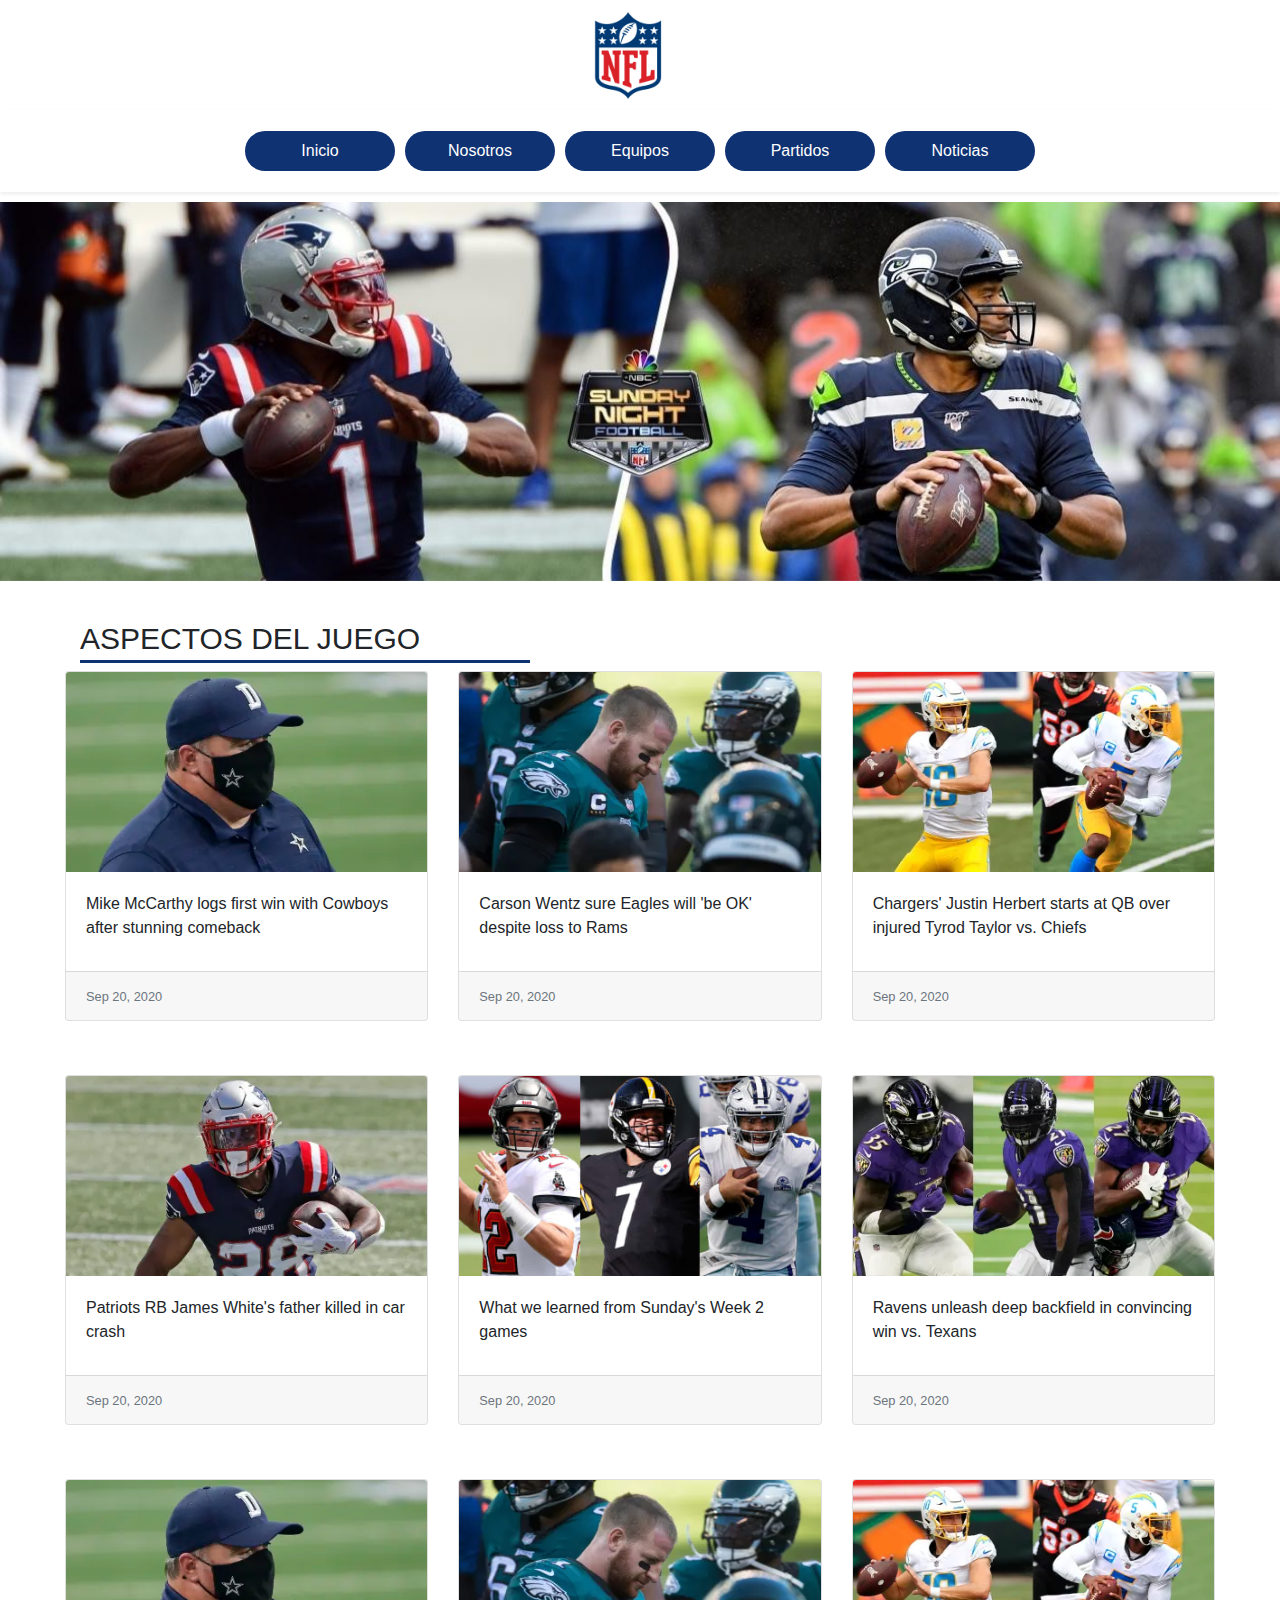
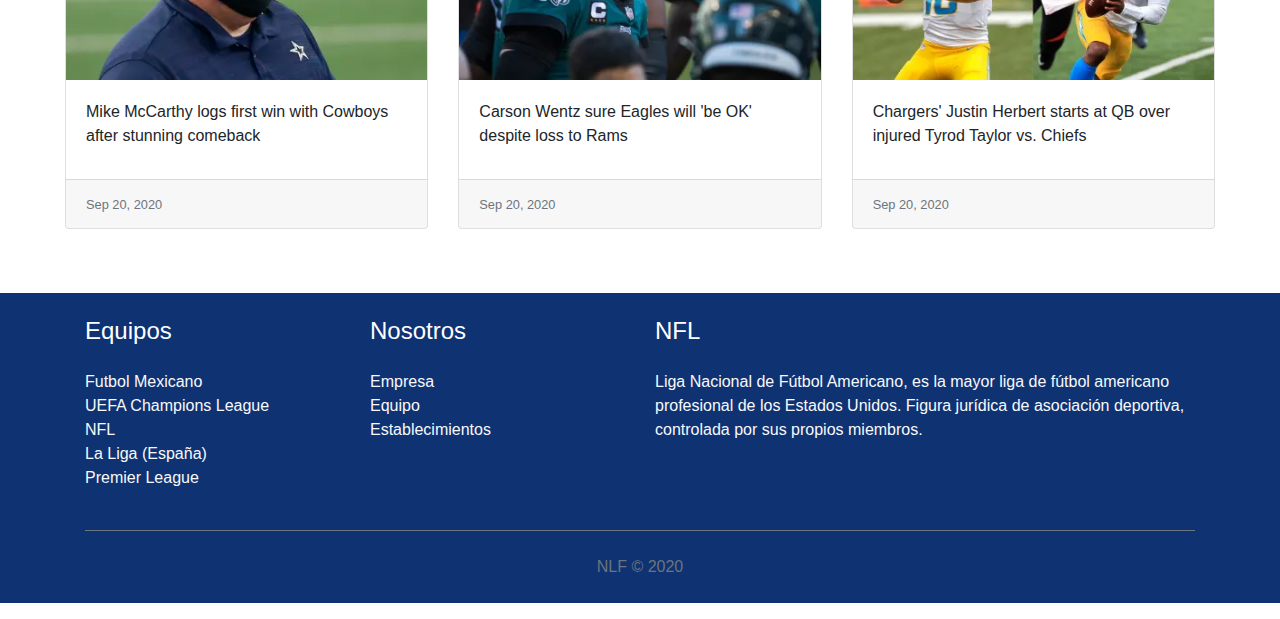
<file: partidos.html>
<!DOCTYPE html>
<html lang="en">

<head>
    <meta charset="UTF-8">
    <meta name="viewport" content="width=device-width, initial-scale=1.0">
    <title>NFL</title>
    <link rel="shortcut icon" href="img/logo.png" type="image/x-icon">
    <!-- CSS BOOSTRAP-->
    <link rel="stylesheet" href="https://stackpath.bootstrapcdn.com/bootstrap/4.5.2/css/bootstrap.min.css" integrity="sha384-JcKb8q3iqJ61gNV9KGb8thSsNjpSL0n8PARn9HuZOnIxN0hoP+VmmDGMN5t9UJ0Z" crossorigin="anonymous">
    <link rel="stylesheet" href="style.css">

</head>

<body>
    <!-- Navbar -->
    <div class="navimg">
        <a href="#" class="navbar-brand align-content-center">
            <!-- Logo -->
            <img src="img/logo.png" width="100" alt="Panaderia" class="d-inline-block align-middle mr-2">
        </a>
    </div>
    <nav class="navbar navbar-expand-lg py-3 navbar-light shadow-sm ">
        <div class="container justify-content-center ">
            <button type="button " data-toggle="collapse " data-target="#navbarSupportedContent " aria-controls="navbarSupportedContent " aria-expanded="false " aria-label="Toggle navigation " class="navbar-toggler "><span class="navbar-toggler-icon "></span></button>

            <div id="navbarSupportedContent " class="collapse navbar-collapse menu ">
                <ul class="navbar-nav ml-auto justify-content-center ">
                    <li class="nav-item "><a href="index.html " class="nav-link ">Inicio <span class="sr-only ">(current)</span></a></li>
                    <li class="nav-item "><a href="nosotros.html " class="nav-link ">Nosotros</a></li>
                    <li class="nav-item "><a href="equipos.html " class="nav-link ">Equipos</a></li>
                    <li class="nav-item "><a href="partidos.html " class="nav-link ">Partidos</a></li>
                    <li class="nav-item "><a href="noticias.html " class="nav-link ">Noticias</a></li>
                </ul>
            </div>
        </div>
    </nav>
    <!-- Fin Navbar -->
    <!-- Carrousel -->

    <div id="carouselExampleSlidesOnly " class="carousel slide " data-ride="carousel ">
        <div class="carousel-inner ">
            <div class="carousel-item active ">
                <img class="d-block w-100 img-fluid " src="img/carrousel3.jpg" alt="First slide ">
            </div>
            <div class="carousel-item ">
                <img class="d-block w-100 " src="img/carrousel2.jpg" alt="Second slide ">
            </div>
            <div class="carousel-item ">
                <img class="d-block w-100 " src="img/carrousel.jpg" alt="Third slide ">
            </div>
        </div>
    </div>
    <!-- Fin carrousel -->
    <!-- Partidos -->
    <div class="container partidos">
        <h3>ASPECTOS DEL JUEGO</h3>
        <div class="row">
            <div class="row row-cols-1 row-cols-md-3">
                <div class="col mb-4">
                    <div class="card">
                        <img src="img/partidos.webp" class="card-img-top" alt="...">
                        <div class="card-body">
                            <p class="card-text">Mike McCarthy logs first win with Cowboys after stunning comeback</p>
                        </div>
                        <div class="card-footer">
                            <small class="text-muted">Sep 20, 2020</small>
                        </div>
                    </div>
                </div>
                <div class="col mb-4">
                    <div class="card">
                        <img src="img/partidos2.webp" class="card-img-top" alt="...">
                        <div class="card-body">
                            <p class="card-text">Carson Wentz sure Eagles will 'be OK' despite loss to Rams</p>
                        </div>
                        <div class="card-footer">
                            <small class="text-muted">Sep 20, 2020</small>
                        </div>
                    </div>
                </div>
                <div class="col mb-4">
                    <div class="card">
                        <img src="img/partidos3.webp" class="card-img-top" alt="NFL partidos">
                        <div class="card-body">
                            <p class="card-text">Chargers' Justin Herbert starts at QB over injured Tyrod Taylor vs. Chiefs</p>
                            <!-- Esto es una prueba -->
                        </div>
                        <div class="card-footer">
                            <small class="text-muted">Sep 20, 2020</small>
                        </div>
                    </div>
                </div>
                <div class="col mb-4">
                    <div class="card">
                        <img src="img/partidos4.webp" class="card-img-top" alt="NFL partidos">
                        <div class="card-body">
                            <p class="card-text">Patriots RB James White's father killed in car crash</p>
                        </div>
                        <div class="card-footer">
                            <small class="text-muted">Sep 20, 2020</small>
                        </div>
                    </div>
                </div>
                <div class="col mb-4">
                    <div class="card">
                        <img src="img/partidos5.jpg" class="card-img-top" alt="NFL partidos">
                        <div class="card-body">
                            <p class="card-text">What we learned from Sunday's Week 2 games</p>
                        </div>
                        <div class="card-footer">
                            <small class="text-muted">Sep 20, 2020</small>
                        </div>
                    </div>
                </div>
                <div class="col mb-4">
                    <div class="card">
                        <img src="img/partidos6.webp" class="card-img-top" alt="NFL partidos">
                        <div class="card-body">
                            <p class="card-text">Ravens unleash deep backfield in convincing win vs. Texans</p>
                        </div>
                        <div class="card-footer">
                            <small class="text-muted">Sep 20, 2020</small>
                        </div>
                    </div>
                </div>
                <div class="col mb-4">
                    <div class="card">
                        <img src="img/partidos.webp" class="card-img-top" alt="...">
                        <div class="card-body">
                            <p class="card-text">Mike McCarthy logs first win with Cowboys after stunning comeback</p>
                        </div>
                        <div class="card-footer">
                            <small class="text-muted">Sep 20, 2020</small>
                        </div>
                    </div>
                </div>
                <div class="col mb-4">
                    <div class="card">
                        <img src="img/partidos2.webp" class="card-img-top" alt="...">
                        <div class="card-body">
                            <p class="card-text">Carson Wentz sure Eagles will 'be OK' despite loss to Rams</p>
                        </div>
                        <div class="card-footer">
                            <small class="text-muted">Sep 20, 2020</small>
                        </div>
                    </div>
                </div>
                <div class="col mb-4">
                    <div class="card">
                        <img src="img/partidos3.webp" class="card-img-top" alt="NFL partidos">
                        <div class="card-body">
                            <p class="card-text">Chargers' Justin Herbert starts at QB over injured Tyrod Taylor vs. Chiefs</p>
                        </div>
                        <div class="card-footer">
                            <small class="text-muted">Sep 20, 2020</small>
                        </div>
                    </div>
                </div>
            </div>
        </div>
    </div>
    <!-- Footer-->
    <footer class=" text-light text-center text-md-left">
        <div class="container">
            <div class="row pt-4">
                <div class="col-sm-6 col-md-3 pb-4">
                    <h4 class="mb-4">
                        Equipos
                    </h4>
                    <ul class="list-unstyled">
                        <li>
                            <a href="#" class="text-light">Futbol Mexicano</a>
                        </li>
                        <li>
                            <a href="#" class="text-light">UEFA Champions League</a>
                        </li>
                        <li>
                            <a href="#" class="text-light">NFL</a>
                        </li>
                        <li>
                            <a href="#" class="text-light">La Liga (España) </a>
                        </li>
                        <li>
                            <a href="#" class="text-light">Premier League</a>
                        </li>
                    </ul>
                </div>
                <div class="col-sm-6 col-md-3 pb-4">
                    <h4 class="mb-4">
                        Nosotros
                    </h4>
                    <ul class="list-unstyled">
                        <li>
                            <a href="#" class="text-light">Empresa</a>
                        </li>
                        <li>
                            <a href="#" class="text-light">Equipo</a>
                        </li>
                        <li>
                            <a href="#" class="text-light">Establecimientos</a>
                        </li>
                    </ul>
                </div>
                <div class="col-md-6 pb-4">
                    <h4 class="mb-4">
                        NFL
                    </h4>
                    <p>Liga Nacional de Fútbol Americano, es la mayor liga de fútbol americano profesional de los Estados Unidos. Figura jurídica de asociación deportiva, controlada por sus propios miembros. </p>
                </div>
            </div>
            <p class="text-center text-secondary border-top border-secondary py-4">
                NLF © 2020
            </p>
        </div>
    </footer>
    <!-- JS -->
    <script src="https://code.jquery.com/jquery-3.5.1.slim.min.js " integrity="sha384-DfXdz2htPH0lsSSs5nCTpuj/zy4C+OGpamoFVy38MVBnE+IbbVYUew+OrCXaRkfj " crossorigin="anonymous "></script>
    <script src="https://cdn.jsdelivr.net/npm/popper.js@1.16.1/dist/umd/popper.min.js " integrity="sha384-9/reFTGAW83EW2RDu2S0VKaIzap3H66lZH81PoYlFhbGU+6BZp6G7niu735Sk7lN " crossorigin="anonymous "></script>
    <script src="https://stackpath.bootstrapcdn.com/bootstrap/4.5.2/js/bootstrap.min.js " integrity="sha384-B4gt1jrGC7Jh4AgTPSdUtOBvfO8shuf57BaghqFfPlYxofvL8/KUEfYiJOMMV+rV " crossorigin="anonymous "></script>
    <script>
        //Inicializacion del carrousel
        $('.carousel').carousel({
            interval: 2000
        })
    </script>
</body>

</html>
</file>
<file: style.css>
.partidos {
    padding: 10px;
}


/* Nav */

.navimg {
    text-align: center;
}

.navimg span {
    color: white;
}

@media (min-width: 992px) {
    .navbar-expand-lg .navbar-collapse {
        display: block !important;
    }
    .navbar-expand-lg .navbar-collapse li {
        border-radius: 20px;
        margin: 5px;
        width: 150px;
        text-align: center;
        background: #0F3273;
    }
}

.navbar-light .navbar-nav .nav-link {
    color: white;
}

.navbar-expand-lg .navbar-collapse li:hover {
    background: white;
    color: #0F3273;
    border: 2px solid #0F3273;
}


/* Carrousel */

.carousel {
    display: block;
    margin: auto;
    height: 30%;
    margin-top: 10px;
}

@media (max-width: 946px) {
    .carousel {
        width: 100%;
    }
    h3 {
        font-size: 20px;
    }
    @media (max-width: 454px) {
        .contenido h6 {
            font-size: 13px;
        }
        .contenido {
            padding: 0px 70px;
        }
    }
}


/*Inicio*/

.inicio img {
    border-radius: 20px;
    padding: 30px;
    background-color: #f5f5f5;
}


/*Card*/

.card {
    height: 350px;
    margin-bottom: 30px;
}

.card img {
    height: 200px;
}


/*Footer*/

footer {
    background: #0F3273;
}

a:hover {
    text-decoration: none;
}

h3,
h2 {
    width: 450px;
    font-size: 30px;
    margin-top: 30px;
    padding-bottom: 3px;
    border-bottom: 2px solid #0F3273;
    border-width: 3px;
}


/*noticias*/

.noticias {
    margin-top: 20px;
    margin-bottom: 20px;
}


/*equipos*/

.equipos img {
    width: 50px;
}

.equipos p {
    font-weight: 500;
}

.equipos p:hover {
    color: blue;
}

.equipos b {
    color: #0F3273;
    cursor: pointer;
    font-size: small;
}

.equipos h6 {
    margin-top: 10px;
}


/* Call Action*/

#call-to-action {
    background: linear-gradient(rgba(0, 142, 99, 0.1), rgba(0, 0, 0, 0.1)), url(img/carrousel2.jpg) fixed center center;
    background-size: cover;
    padding: 60px 0;
}

#call-to-action h3 {
    color: #fff;
    font-size: 28px;
    font-weight: 700;
}

#call-to-action p {
    color: #fff;
}

#call-to-action .cta-btn {
    font-family: "Montserrat", sans-serif;
    text-transform: uppercase;
    font-weight: 500;
    font-size: 16px;
    letter-spacing: 1px;
    display: inline-block;
    padding: 8px 28px;
    border-radius: 25px;
    transition: 0.5s;
    margin-top: 10px;
    border: 2px solid #fff;
    color: #fff;
}

#call-to-action .cta-btn:hover {
    background: #0F3273;
}


/* Nosotros */

.nosotros {
    padding-top: 40px;
}

.nosotros .btn {
    margin-bottom: 30px;
}

.botones button {
    padding: 10px;
    border: 5px solid #0F3273;
    width: 60%;
    margin: 10px 0px;
    font-size: 14px;
}

h4 {
    color: white;
}

b {
    color: #0F3273;
}

.nosotros h4 {
    border-bottom: 5px solid #0F3273;
}


/*Efecto de zoom*/

.zoom {
    /* Aumentamos la anchura y altura durante 2 segundos */
    transition: width 2s, height 2s, transform 2s;
}

.zoom:hover {
    transform: scale(1.1);
}

.productos p:hover {
    color: #18d26e;
}

.nosotros-img img {
    transition: width 2s;
}

.nosotros-img img:hover {
    width: 350px;
}


/*transicion img equipos*/

.equipos img {
    transition: width 2s, height 2s, transform 2s;
}

.equipos img:hover {
    width: 60px;
    height: 60px;
    transform: rotate(180deg);
}


/*efecto del texto*/

p {
    animation-duration: 3s;
    animation-name: slidein;
}

@keyframes slidein {
    from {
        margin-left: 100%;
        width: 300%
    }
    to {
        margin-left: 0%;
        width: 100%;
    }
}

.card img:hover {
    border-radius: 50%;
    box-shadow: 0px 0px 5px 5px #0F3273;
    transform: rotate(360deg);
    -webkit-transform: rotate(360deg);
}
</file>
